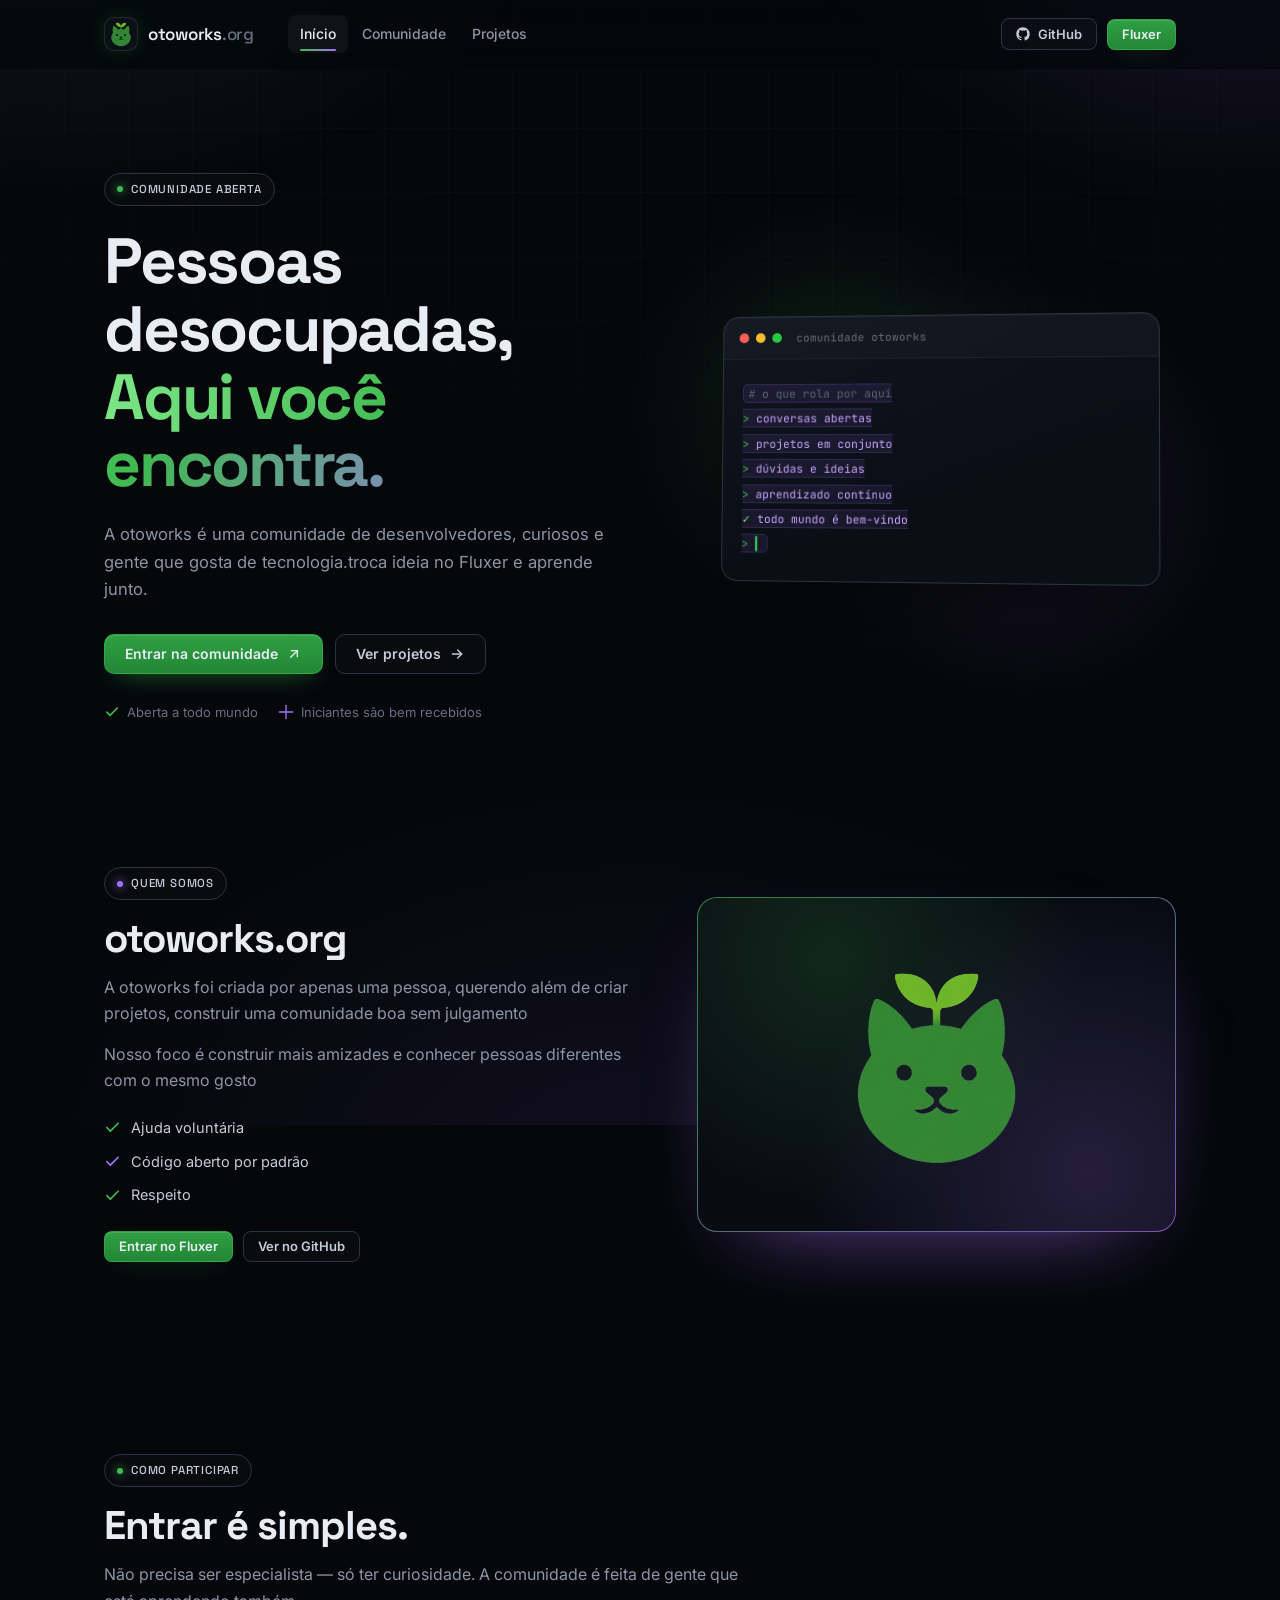
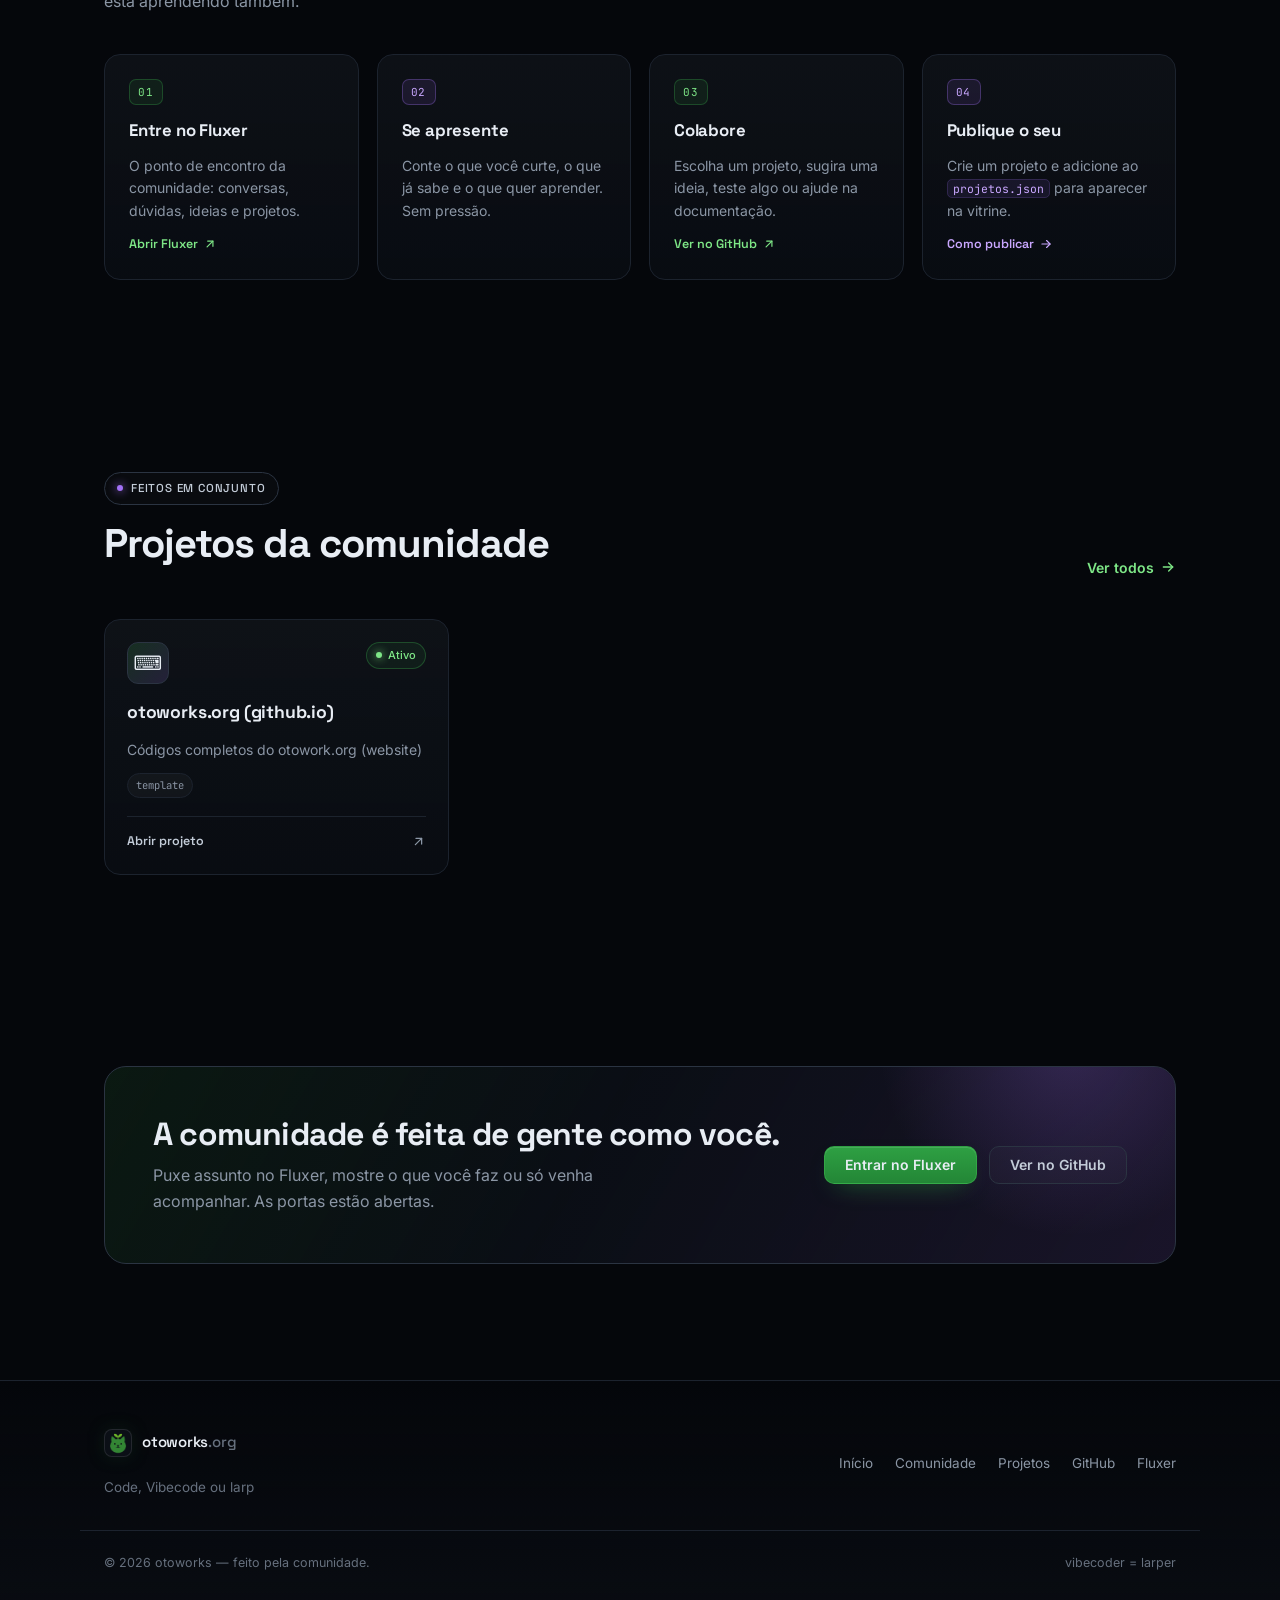
<file: index.html>
<!DOCTYPE html>
<html lang="pt-BR">
<head>
  <meta charset="UTF-8">
  <meta name="viewport" content="width=device-width, initial-scale=1.0">
  <title>otoworks — comunidade open source</title>
  <meta name="description" content="otoworks é uma comunidade pequena de desenvolvimento que busca ajudar pessoas com dúvidas ou simplesmente só querem conversar">
  <meta name="theme-color" content="#05070b">
  <meta name="color-scheme" content="dark">
  <meta name="author" content="otoworks">
  <meta property="og:title" content="otoworks — comunidade">
  <meta property="og:description" content="Desenvolvimento, dicas e conversas">
  <meta property="og:type" content="website">
  <meta property="og:url" content="https://otoworks.org/">
  <meta property="og:image" content="https://otoworks.org/assets/otoworks2.png">
  <meta name="twitter:card" content="summary_large_image">
  <link rel="icon" type="image/png" href="assets/favicon.png">
  <link rel="preconnect" href="https://fonts.googleapis.com">
  <link rel="preconnect" href="https://fonts.gstatic.com" crossorigin>
  <link href="https://fonts.googleapis.com/css2?family=Inter:wght@400;500;600;700&family=Space+Grotesk:wght@500;600;700&family=JetBrains+Mono:wght@400;500&display=swap" rel="stylesheet">
  <link rel="stylesheet" href="css/style.css">
  <script>document.documentElement.classList.add('js');</script>
</head>
<body>
  <a class="skip-link" href="#conteudo">Pular para o conteúdo</a>

  <header class="site-header" data-header>
    <nav class="nav container" aria-label="Navegação principal">
      <a class="brand" href="index.html" aria-label="otoworks — início">
        <span class="brand__mark" aria-hidden="true"><img src="assets/favicon.png" alt=""></span>
        <span class="brand__name">otoworks<span class="brand__dot">.org</span></span>
      </a>

      <button class="nav__toggle" type="button" aria-label="Abrir menu" aria-expanded="false" aria-controls="nav-menu" data-nav-toggle>
        <span></span><span></span><span></span>
      </button>

      <div class="nav__menu" id="nav-menu" data-nav-menu>
        <ul class="nav__links">
          <li><a class="nav__link is-active" href="index.html">Início</a></li>
          <li><a class="nav__link" href="#comunidade">Comunidade</a></li>
          <li><a class="nav__link" href="projetos.html">Projetos</a></li>
        </ul>
        <div class="nav__actions">
          <a class="btn btn--ghost btn--sm" href="https://github.com/otoworks" target="_blank" rel="noopener noreferrer">
            <svg class="icon" viewBox="0 0 24 24" fill="currentColor" aria-hidden="true"><path d="M12 .5C5.73.5.5 5.73.5 12a11.5 11.5 0 0 0 7.86 10.92c.58.1.79-.25.79-.56v-2c-3.2.7-3.87-1.37-3.87-1.37-.53-1.34-1.29-1.7-1.29-1.7-1.05-.72.08-.7.08-.7 1.16.08 1.77 1.19 1.77 1.19 1.03 1.77 2.7 1.26 3.36.96.1-.75.4-1.26.73-1.55-2.55-.29-5.24-1.28-5.24-5.68 0-1.26.45-2.28 1.19-3.09-.12-.29-.52-1.46.11-3.05 0 0 .96-.31 3.15 1.18a10.9 10.9 0 0 1 5.74 0c2.19-1.49 3.15-1.18 3.15-1.18.63 1.59.23 2.76.11 3.05.74.81 1.19 1.83 1.19 3.09 0 4.41-2.69 5.38-5.25 5.67.41.36.78 1.06.78 2.14v3.17c0 .31.2.67.8.56A11.5 11.5 0 0 0 23.5 12C23.5 5.73 18.27.5 12 .5Z"/></svg>
            GitHub
          </a>
          <a class="btn btn--primary btn--sm" href="https://fluxer.app/" target="_blank" rel="noopener noreferrer">Fluxer</a>
        </div>
      </div>
    </nav>
  </header>

  <main id="conteudo">
    <!-- Hero -->
    <section class="hero">
      <div class="container hero__grid">
        <div class="hero__copy">
          <span class="eyebrow reveal"><span class="eyebrow__dot"></span>Comunidade aberta</span>
          <h1 class="hero__title reveal" style="--d:60ms">
            Pessoas desocupadas, <span class="grad-text">Aqui você encontra.</span>
          </h1>
          <p class="hero__lead reveal" style="--d:120ms">
            A otoworks é uma comunidade de desenvolvedores, curiosos e gente que gosta de
            tecnologia.troca ideia no
            Fluxer e aprende junto.
          </p>
          <div class="hero__actions reveal" style="--d:180ms">
            <a class="btn btn--primary" href="https://fluxer.app/" target="_blank" rel="noopener noreferrer">
              Entrar na comunidade
              <svg class="icon" viewBox="0 0 24 24" fill="none" stroke="currentColor" stroke-width="2" stroke-linecap="round" stroke-linejoin="round" aria-hidden="true"><path d="M7 17 17 7"/><path d="M8 7h9v9"/></svg>
            </a>
            <a class="btn btn--ghost" href="projetos.html">
              Ver projetos
              <svg class="icon" viewBox="0 0 24 24" fill="none" stroke="currentColor" stroke-width="2" stroke-linecap="round" stroke-linejoin="round" aria-hidden="true"><path d="M5 12h14"/><path d="m13 6 6 6-6 6"/></svg>
            </a>
          </div>
          <div class="hero__meta reveal" style="--d:240ms">
            <span>
              <svg class="icon icon--green" viewBox="0 0 24 24" fill="none" stroke="currentColor" stroke-width="2.4" stroke-linecap="round" stroke-linejoin="round" aria-hidden="true"><path d="m20 6-11 11-5-5"/></svg>
              Aberta a todo mundo
            </span>
            <span>
              <svg class="icon icon--purple" viewBox="0 0 24 24" fill="none" stroke="currentColor" stroke-width="2" stroke-linecap="round" stroke-linejoin="round" aria-hidden="true"><path d="M12 2v20"/><path d="M2 12h20"/></svg>
              Iniciantes são bem recebidos
            </span>
          </div>
        </div>

        <div class="hero__visual reveal" style="--d:120ms">
          <div class="glow glow--green" aria-hidden="true"></div>
          <div class="glow glow--purple" aria-hidden="true"></div>

          <div class="code-card">
            <div class="code-card__bar">
              <span class="dot dot--red" aria-hidden="true"></span>
              <span class="dot dot--yellow" aria-hidden="true"></span>
              <span class="dot dot--green" aria-hidden="true"></span>
              <span class="code-card__title">comunidade otoworks</span>
            </div>
            <pre class="code-card__body"><code><span class="c-comment"># o que rola por aqui</span>
<span class="c-prompt">&gt;</span> conversas abertas
<span class="c-prompt">&gt;</span> projetos em conjunto
<span class="c-prompt">&gt;</span> dúvidas e ideias
<span class="c-prompt">&gt;</span> aprendizado contínuo
<span class="c-ok">✓</span> todo mundo é bem-vindo
<span class="c-prompt">&gt;</span> <span class="c-cursor" aria-hidden="true">▍</span></code></pre>
          </div>
        </div>
      </div>
    </section>

    <!-- Comunidade -->
    <section class="section" id="comunidade">
      <div class="container about">
        <div class="about__copy reveal">
          <span class="eyebrow"><span class="eyebrow__dot eyebrow__dot--purple"></span>Quem somos</span>
          <h2 class="section__title">otoworks.org</h2>
          <p>
            A otoworks foi criada por apenas uma pessoa, querendo além de criar projetos, construir uma comunidade boa sem julgamento
          </p>
          <p>
            Nosso foco é construir mais amizades e conhecer pessoas diferentes com o mesmo gosto
          </p>
          <ul class="check-list">
            <li>
              <svg class="icon icon--green" viewBox="0 0 24 24" fill="none" stroke="currentColor" stroke-width="2.4" stroke-linecap="round" stroke-linejoin="round" aria-hidden="true"><path d="m20 6-11 11-5-5"/></svg>
              Ajuda voluntária
            </li>
            <li>
              <svg class="icon icon--purple" viewBox="0 0 24 24" fill="none" stroke="currentColor" stroke-width="2.4" stroke-linecap="round" stroke-linejoin="round" aria-hidden="true"><path d="m20 6-11 11-5-5"/></svg>
              Código aberto por padrão
            </li>
            <li>
              <svg class="icon icon--green" viewBox="0 0 24 24" fill="none" stroke="currentColor" stroke-width="2.4" stroke-linecap="round" stroke-linejoin="round" aria-hidden="true"><path d="m20 6-11 11-5-5"/></svg>
              Respeito
            </li>
          </ul>
          <div class="about__actions">
            <a class="btn btn--primary btn--sm" href="https://fluxer.app/" target="_blank" rel="noopener noreferrer">Entrar no Fluxer</a>
            <a class="btn btn--ghost btn--sm" href="https://github.com/otoworks" target="_blank" rel="noopener noreferrer">Ver no GitHub</a>
          </div>
        </div>

        <div class="about__visual reveal" style="--d:100ms">
          <div class="logo-frame">
            <img src="assets/favicon.png" alt="Ícone da comunidade otoworks" loading="lazy">
          </div>
        </div>
      </div>
    </section>

    <!-- Como participar -->
    <section class="section section--steps" id="participe">
      <div class="container">
        <div class="section__head reveal">
          <span class="eyebrow"><span class="eyebrow__dot"></span>Como participar</span>
          <h2 class="section__title">Entrar é simples.</h2>
          <p class="section__lead">Não precisa ser especialista — só ter curiosidade. A comunidade é feita de gente que está aprendendo também.</p>
        </div>

        <div class="steps-grid">
          <article class="step-card reveal">
            <span class="step-card__num">01</span>
            <h3>Entre no Fluxer</h3>
            <p>O ponto de encontro da comunidade: conversas, dúvidas, ideias e projetos.</p>
            <a class="step-card__link" href="https://fluxer.app/" target="_blank" rel="noopener noreferrer">
              Abrir Fluxer
              <svg class="icon" viewBox="0 0 24 24" fill="none" stroke="currentColor" stroke-width="2" stroke-linecap="round" stroke-linejoin="round" aria-hidden="true"><path d="M7 17 17 7"/><path d="M8 7h9v9"/></svg>
            </a>
          </article>

          <article class="step-card reveal" style="--d:80ms">
            <span class="step-card__num">02</span>
            <h3>Se apresente</h3>
            <p>Conte o que você curte, o que já sabe e o que quer aprender. Sem pressão.</p>
          </article>

          <article class="step-card reveal" style="--d:160ms">
            <span class="step-card__num">03</span>
            <h3>Colabore</h3>
            <p>Escolha um projeto, sugira uma ideia, teste algo ou ajude na documentação.</p>
            <a class="step-card__link" href="https://github.com/otoworks" target="_blank" rel="noopener noreferrer">
              Ver no GitHub
              <svg class="icon" viewBox="0 0 24 24" fill="none" stroke="currentColor" stroke-width="2" stroke-linecap="round" stroke-linejoin="round" aria-hidden="true"><path d="M7 17 17 7"/><path d="M8 7h9v9"/></svg>
            </a>
          </article>

          <article class="step-card reveal" style="--d:240ms">
            <span class="step-card__num">04</span>
            <h3>Publique o seu</h3>
            <p>Crie um projeto e adicione ao <code>projetos.json</code> para aparecer na vitrine.</p>
            <a class="step-card__link" href="projetos.html">
              Como publicar
              <svg class="icon" viewBox="0 0 24 24" fill="none" stroke="currentColor" stroke-width="2" stroke-linecap="round" stroke-linejoin="round" aria-hidden="true"><path d="M5 12h14"/><path d="m13 6 6 6-6 6"/></svg>
            </a>
          </article>
        </div>

        
      </div>
    </section>

    <!-- Projetos em destaque -->
    <section class="section section--projects" id="projetos">
      <div class="container">
        <div class="section__head section__head--row reveal">
          <div>
            <span class="eyebrow"><span class="eyebrow__dot eyebrow__dot--purple"></span>Feitos em conjunto</span>
            <h2 class="section__title">Projetos da comunidade</h2>
          </div>
          <a class="link-arrow" href="projetos.html">
            Ver todos
            <svg class="icon" viewBox="0 0 24 24" fill="none" stroke="currentColor" stroke-width="2" stroke-linecap="round" stroke-linejoin="round" aria-hidden="true"><path d="M5 12h14"/><path d="m13 6 6 6-6 6"/></svg>
          </a>
        </div>

        <div class="projects-grid" data-featured-grid aria-live="polite">
          <div class="skeleton-card" aria-hidden="true"></div>
          <div class="skeleton-card" aria-hidden="true"></div>
          <div class="skeleton-card" aria-hidden="true"></div>
        </div>
        <noscript>
          <p class="muted-note">Ative o JavaScript para ver os projetos em destaque ou acesse <a href="projetos.html">a página de projetos</a>.</p>
        </noscript>
        <p class="muted-note" data-featured-fallback hidden>
          Não foi possível carregar <code>projetos.json</code> agora.
          <a href="projetos.html">Abra a página de projetos</a>.
        </p>
      </div>
    </section>

    <!-- CTA -->
    <section class="section">
      <div class="container">
        <div class="cta reveal">
          <div class="cta__copy">
            <h2>A comunidade é feita de gente como você.</h2>
            <p>Puxe assunto no Fluxer, mostre o que você faz ou só venha acompanhar. As portas estão abertas.</p>
          </div>
          <div class="cta__actions">
            <a class="btn btn--primary" href="https://fluxer.app/" target="_blank" rel="noopener noreferrer">Entrar no Fluxer</a>
            <a class="btn btn--ghost" href="https://github.com/otoworks" target="_blank" rel="noopener noreferrer">Ver no GitHub</a>
          </div>
        </div>
      </div>
    </section>
  </main>

  <footer class="site-footer">
    <div class="container footer__inner">
      <div class="footer__brand">
        <a class="brand brand--sm" href="index.html">
          <span class="brand__mark" aria-hidden="true"><img src="assets/favicon.png" alt=""></span>
          <span class="brand__name">otoworks<span class="brand__dot">.org</span></span>
        </a>
        <p>Code, Vibecode ou larp</p>
      </div>
      <nav class="footer__links" aria-label="Links do rodapé">
        <a href="index.html">Início</a>
        <a href="index.html#comunidade">Comunidade</a>
        <a href="projetos.html">Projetos</a>
        <a href="https://github.com/otoworks" target="_blank" rel="noopener noreferrer">GitHub</a>
        <a href="https://fluxer.app/" target="_blank" rel="noopener noreferrer">Fluxer</a>
      </nav>
    </div>
    <div class="container footer__bottom">
      <span>© <span data-year>2026</span> otoworks — feito pela comunidade.</span>
      <span class="footer__hint">vibecoder = larper</span>
    </div>
  </footer>

  <script src="js/cards.js" defer></script>
  <script src="js/main.js" defer></script>
</body>
</html>
</file>
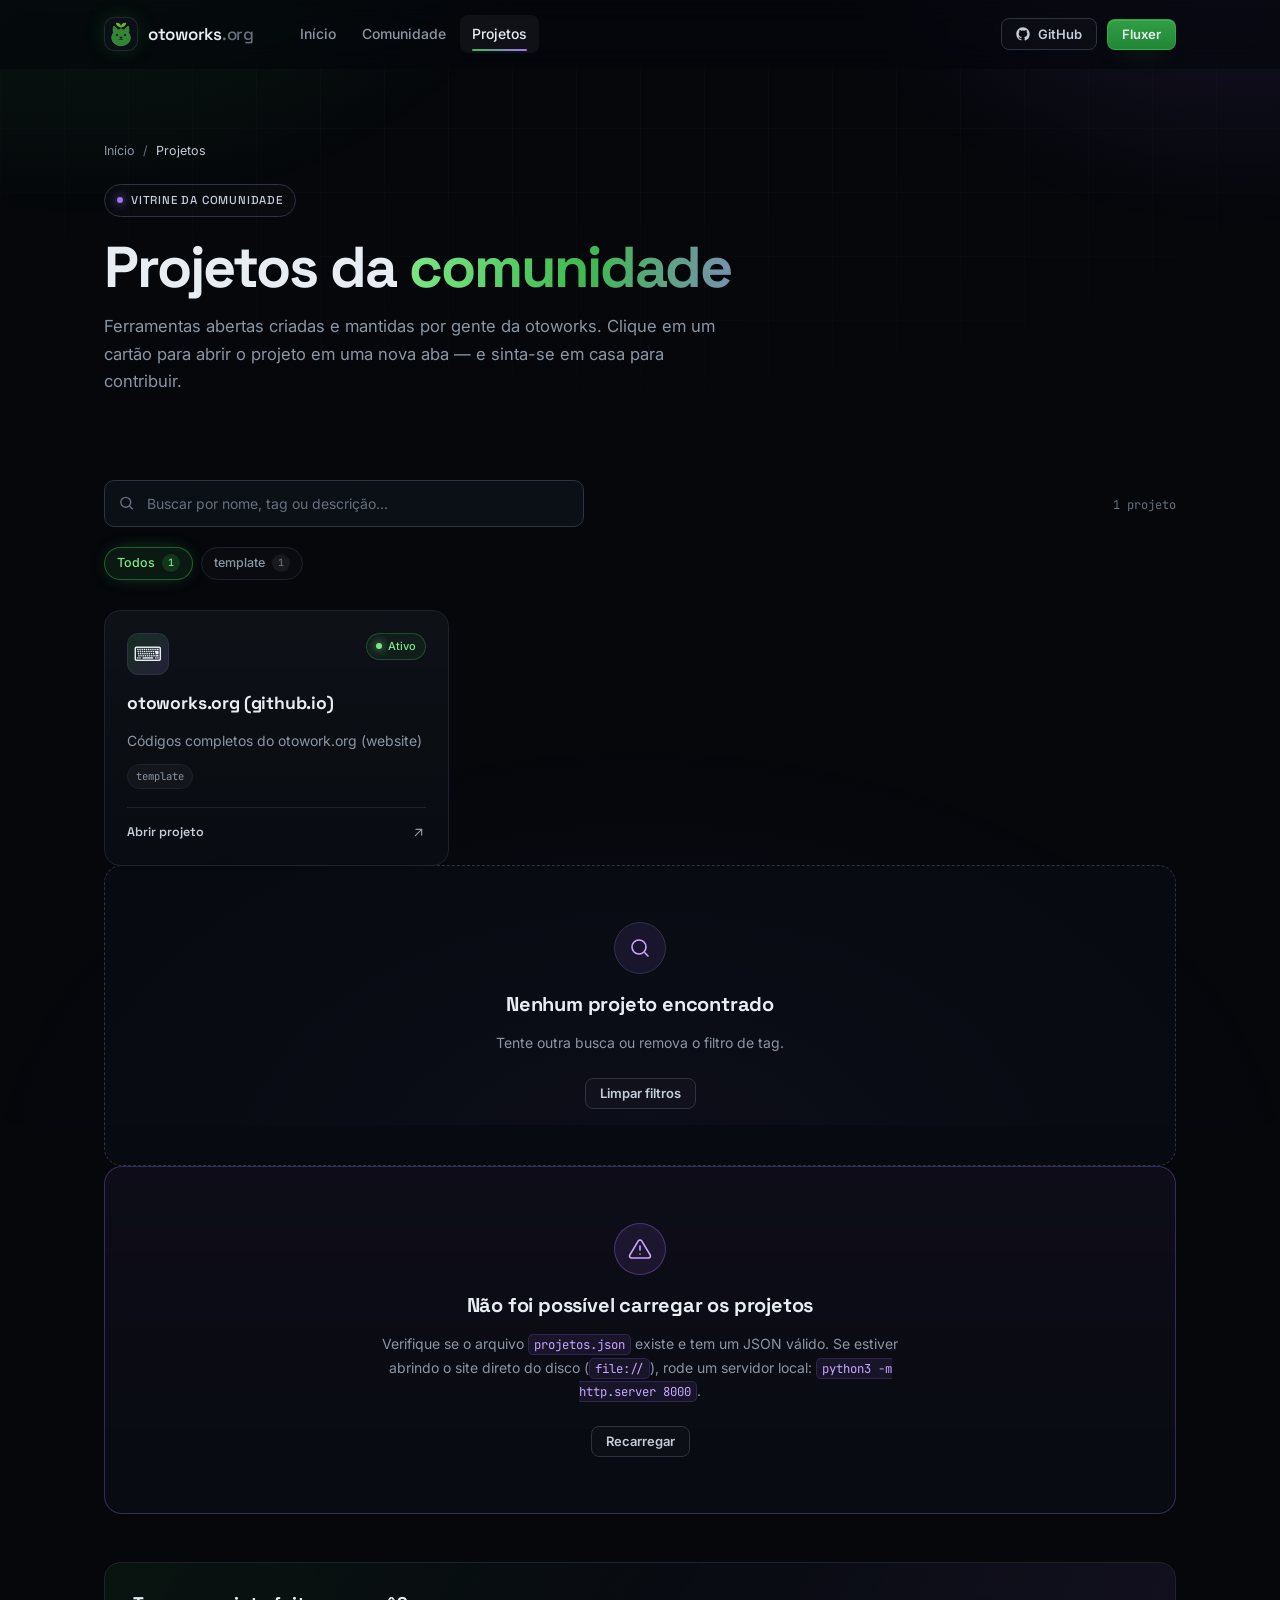
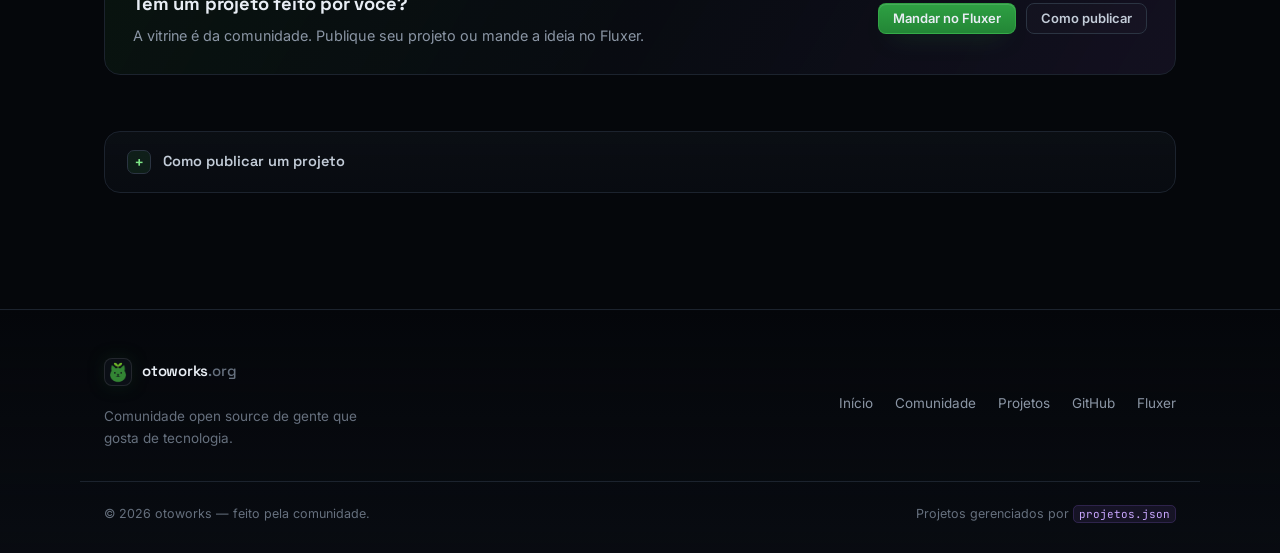
<file: projetos.html>
<!DOCTYPE html>
<html lang="pt-BR">
<head>
  <meta charset="UTF-8">
  <meta name="viewport" content="width=device-width, initial-scale=1.0">
  <title>Projetos da comunidade — otoworks</title>
  <meta name="description" content="Projetos abertos mantidos pela comunidade otoworks: ferramentas de automação, utilitários e experimentos feitos em conjunto.">
  <meta name="theme-color" content="#05070b">
  <meta name="color-scheme" content="dark">
  <meta name="author" content="otoworks">
  <meta property="og:title" content="Projetos da comunidade — otoworks">
  <meta property="og:description" content="Ferramentas de automação, utilitários e experimentos open source feitos pela comunidade otoworks.">
  <meta property="og:type" content="website">
  <meta property="og:url" content="https://otoworks.org/projetos.html">
  <meta property="og:image" content="https://otoworks.org/assets/otoworks2.png">
  <meta name="twitter:card" content="summary_large_image">
  <link rel="icon" type="image/png" href="assets/favicon.png">
  <link rel="preconnect" href="https://fonts.googleapis.com">
  <link rel="preconnect" href="https://fonts.gstatic.com" crossorigin>
  <link href="https://fonts.googleapis.com/css2?family=Inter:wght@400;500;600;700&family=Space+Grotesk:wght@500;600;700&family=JetBrains+Mono:wght@400;500&display=swap" rel="stylesheet">
  <link rel="stylesheet" href="css/style.css">
  <link rel="stylesheet" href="css/projects.css">
  <script>document.documentElement.classList.add('js');</script>
</head>
<body>
  <a class="skip-link" href="#conteudo">Pular para o conteúdo</a>

  <header class="site-header" data-header>
    <nav class="nav container" aria-label="Navegação principal">
      <a class="brand" href="index.html" aria-label="otoworks — início">
        <span class="brand__mark" aria-hidden="true"><img src="assets/favicon.png" alt=""></span>
        <span class="brand__name">otoworks<span class="brand__dot">.org</span></span>
      </a>

      <button class="nav__toggle" type="button" aria-label="Abrir menu" aria-expanded="false" aria-controls="nav-menu" data-nav-toggle>
        <span></span><span></span><span></span>
      </button>

      <div class="nav__menu" id="nav-menu" data-nav-menu>
        <ul class="nav__links">
          <li><a class="nav__link" href="index.html">Início</a></li>
          <li><a class="nav__link" href="index.html#comunidade">Comunidade</a></li>
          <li><a class="nav__link is-active" href="projetos.html">Projetos</a></li>
        </ul>
        <div class="nav__actions">
          <a class="btn btn--ghost btn--sm" href="https://github.com/otoworks" target="_blank" rel="noopener noreferrer">
            <svg class="icon" viewBox="0 0 24 24" fill="currentColor" aria-hidden="true"><path d="M12 .5C5.73.5.5 5.73.5 12a11.5 11.5 0 0 0 7.86 10.92c.58.1.79-.25.79-.56v-2c-3.2.7-3.87-1.37-3.87-1.37-.53-1.34-1.29-1.7-1.29-1.7-1.05-.72.08-.7.08-.7 1.16.08 1.77 1.19 1.77 1.19 1.03 1.77 2.7 1.26 3.36.96.1-.75.4-1.26.73-1.55-2.55-.29-5.24-1.28-5.24-5.68 0-1.26.45-2.28 1.19-3.09-.12-.29-.52-1.46.11-3.05 0 0 .96-.31 3.15 1.18a10.9 10.9 0 0 1 5.74 0c2.19-1.49 3.15-1.18 3.15-1.18.63 1.59.23 2.76.11 3.05.74.81 1.19 1.83 1.19 3.09 0 4.41-2.69 5.38-5.25 5.67.41.36.78 1.06.78 2.14v3.17c0 .31.2.67.8.56A11.5 11.5 0 0 0 23.5 12C23.5 5.73 18.27.5 12 .5Z"/></svg>
            GitHub
          </a>
          <a class="btn btn--primary btn--sm" href="https://fluxer.gg/zwSr0ZCw" target="_blank" rel="noopener noreferrer">Fluxer</a>
        </div>
      </div>
    </nav>
  </header>

  <main id="conteudo">
    <section class="page-hero">
      <div class="container">
        <nav class="breadcrumb reveal" aria-label="Trilha de navegação">
          <a href="index.html">Início</a>
          <span aria-hidden="true">/</span>
          <span aria-current="page">Projetos</span>
        </nav>
        <span class="eyebrow reveal" style="--d:40ms"><span class="eyebrow__dot eyebrow__dot--purple"></span>Vitrine da comunidade</span>
        <h1 class="page-title reveal" style="--d:80ms">Projetos da <span class="grad-text">comunidade</span></h1>
        <p class="page-lead reveal" style="--d:120ms">
          Ferramentas abertas criadas e mantidas por gente da otoworks. Clique em um cartão
          para abrir o projeto em uma nova aba — e sinta-se em casa para contribuir.
        </p>
      </div>
    </section>

    <section class="section section--tight">
      <div class="container">
        <div class="projects-toolbar reveal" style="--d:160ms">
          <div class="search">
            <svg class="icon search__icon" viewBox="0 0 24 24" fill="none" stroke="currentColor" stroke-width="2" stroke-linecap="round" stroke-linejoin="round" aria-hidden="true"><circle cx="11" cy="11" r="7"/><path d="m20 20-3.2-3.2"/></svg>
            <input type="search" class="search__input" id="project-search" placeholder="Buscar por nome, tag ou descrição..." autocomplete="off" aria-label="Buscar projetos" data-search>
          </div>
          <div class="toolbar__right">
            <span class="result-count" data-result-count aria-live="polite">Carregando…</span>
          </div>
        </div>

        <div class="chips" data-chips role="group" aria-label="Filtrar por tag"></div>

        <div class="projects-grid projects-grid--page" data-projects-grid aria-live="polite">
          <div class="skeleton-card" aria-hidden="true"></div>
          <div class="skeleton-card" aria-hidden="true"></div>
          <div class="skeleton-card" aria-hidden="true"></div>
          <div class="skeleton-card" aria-hidden="true"></div>
          <div class="skeleton-card" aria-hidden="true"></div>
          <div class="skeleton-card" aria-hidden="true"></div>
        </div>

        <div class="state-box" data-empty hidden>
          <span class="state-box__icon" aria-hidden="true">
            <svg viewBox="0 0 24 24" fill="none" stroke="currentColor" stroke-width="1.6" stroke-linecap="round" stroke-linejoin="round"><circle cx="11" cy="11" r="7"/><path d="m20 20-3.2-3.2"/></svg>
          </span>
          <h2>Nenhum projeto encontrado</h2>
          <p>Tente outra busca ou remova o filtro de tag.</p>
          <button class="btn btn--ghost btn--sm" type="button" data-clear>Limpar filtros</button>
        </div>

        <div class="state-box state-box--error" data-error hidden>
          <span class="state-box__icon" aria-hidden="true">
            <svg viewBox="0 0 24 24" fill="none" stroke="currentColor" stroke-width="1.6" stroke-linecap="round" stroke-linejoin="round"><path d="M12 9v4"/><path d="M12 17h.01"/><path d="M10.3 3.9 1.8 18a2 2 0 0 0 1.7 3h17a2 2 0 0 0 1.7-3L13.7 3.9a2 2 0 0 0-3.4 0Z"/></svg>
          </span>
          <h2>Não foi possível carregar os projetos</h2>
          <p>
            Verifique se o arquivo <code>projetos.json</code> existe e tem um JSON válido.
            Se estiver abrindo o site direto do disco (<code>file://</code>), rode um servidor local:
            <code>python3 -m http.server 8000</code>.
          </p>
          <button class="btn btn--ghost btn--sm" type="button" data-retry>Recarregar</button>
        </div>

        <div class="publish-banner reveal">
          <div>
            <h2>Tem um projeto feito por você?</h2>
            <p>A vitrine é da comunidade. Publique seu projeto ou mande a ideia no Fluxer.</p>
          </div>
          <div class="publish-banner__actions">
            <a class="btn btn--primary btn--sm" href="https://fluxer.gg/zwSr0ZCw" target="_blank" rel="noopener noreferrer">Mandar no Fluxer</a>
            <a class="btn btn--ghost btn--sm" href="#publicar">Como publicar</a>
          </div>
        </div>

        <details class="how-to" id="publicar">
          <summary>
            <span class="how-to__icon" aria-hidden="true">+</span>
            Como publicar um projeto
          </summary>
          <div class="how-to__body">
            <p>Todo mundo pode publicar. Edite o arquivo <code>projetos.json</code> na raiz do site, adicione um objeto ao array <code>projects</code> e abra um pull request no GitHub:</p>
            <pre><code>{
  "title": "Meu projeto",
  "description": "Uma frase curta explicando o que ele faz.",
  "url": "https://exemplo.com",
  "tags": ["python", "automação"],
  "status": "ativo",
  "featured": true,
  "accent": "purple",
  "icon": "🚀"
}</code></pre>
            <ul>
              <li><code>status</code>: <code>ativo</code>, <code>em breve</code> ou <code>arquivado</code>.</li>
              <li><code>accent</code>: <code>green</code> ou <code>purple</code>.</li>
              <li><code>featured</code>: <code>true</code> para aparecer também na página inicial.</li>
              <li><code>icon</code>: um emoji ou o caminho de uma imagem (ex.: <code>assets/meu-icone.png</code>).</li>
            </ul>
          </div>
        </details>
      </div>
    </section>
  </main>

  <footer class="site-footer">
    <div class="container footer__inner">
      <div class="footer__brand">
        <a class="brand brand--sm" href="index.html">
          <span class="brand__mark" aria-hidden="true"><img src="assets/favicon.png" alt=""></span>
          <span class="brand__name">otoworks<span class="brand__dot">.org</span></span>
        </a>
        <p>Comunidade open source de gente que gosta de tecnologia.</p>
      </div>
      <nav class="footer__links" aria-label="Links do rodapé">
        <a href="index.html">Início</a>
        <a href="index.html#comunidade">Comunidade</a>
        <a href="projetos.html">Projetos</a>
        <a href="https://github.com/otoworks" target="_blank" rel="noopener noreferrer">GitHub</a>
        <a href="https://fluxer.gg/zwSr0ZCw" target="_blank" rel="noopener noreferrer">Fluxer</a>
      </nav>
    </div>
    <div class="container footer__bottom">
      <span>© <span data-year>2026</span> otoworks — feito pela comunidade.</span>
      <span class="footer__hint">Projetos gerenciados por <code>projetos.json</code></span>
    </div>
  </footer>

  <script src="js/cards.js" defer></script>
  <script src="js/projects.js" defer></script>
  <script src="js/main.js" defer></script>
</body>
</html>
</file>
<file: css/style.css>
/* ==========================================================================
   otoworks — design system
   Paleta: preto, verde e roxo · inspiração na elegância do GitHub
   ========================================================================== */

:root {
  --bg: #05070b;
  --surface: #0b0f16;
  --surface-2: #11161f;
  --surface-3: #161c27;
  --border: #1c232e;
  --border-strong: #2b3442;

  --text: #e8edf4;
  --text-soft: #c3ccd8;
  --muted: #8b96a5;
  --muted-2: #66707e;

  --green: #3fb950;
  --green-bright: #7ee787;
  --green-dark: #238636;
  --purple: #a371f7;
  --purple-bright: #c9a7ff;
  --purple-dark: #8957e5;

  --radius-sm: 8px;
  --radius: 14px;
  --radius-lg: 20px;

  --font-body: 'Inter', system-ui, -apple-system, 'Segoe UI', sans-serif;
  --font-display: 'Space Grotesk', 'Inter', system-ui, sans-serif;
  --font-mono: 'JetBrains Mono', ui-monospace, 'SFMono-Regular', monospace;

  --container: 1120px;
  --header-h: 68px;
  --ease: cubic-bezier(.2, .7, .3, 1);
}

*,
*::before,
*::after {
  box-sizing: border-box;
}

html {
  scroll-behavior: smooth;
  scroll-padding-top: calc(var(--header-h) + 24px);
}

body {
  margin: 0;
  min-height: 100vh;
  background: var(--bg);
  color: var(--text);
  font-family: var(--font-body);
  font-size: 16px;
  line-height: 1.65;
  overflow-x: hidden;
  -webkit-font-smoothing: antialiased;
  text-rendering: optimizeLegibility;
}

/* aurora de fundo */
body::before {
  content: '';
  position: fixed;
  inset: -25% -15%;
  z-index: 0;
  pointer-events: none;
  background:
    radial-gradient(42% 38% at 16% 6%, rgba(63, 185, 80, .14), transparent 70%),
    radial-gradient(40% 42% at 86% 4%, rgba(163, 113, 247, .16), transparent 70%),
    radial-gradient(55% 45% at 50% 104%, rgba(163, 113, 247, .08), transparent 72%);
  animation: aurora 24s ease-in-out infinite alternate;
}

/* grade sutil */
body::after {
  content: '';
  position: fixed;
  inset: 0;
  z-index: 0;
  pointer-events: none;
  background-image:
    linear-gradient(rgba(255, 255, 255, .028) 1px, transparent 1px),
    linear-gradient(90deg, rgba(255, 255, 255, .028) 1px, transparent 1px);
  background-size: 64px 64px;
  -webkit-mask-image: radial-gradient(ellipse 85% 62% at 50% 0%, #000 35%, transparent 100%);
  mask-image: radial-gradient(ellipse 85% 62% at 50% 0%, #000 35%, transparent 100%);
  opacity: .8;
}

img {
  max-width: 100%;
}

a {
  color: inherit;
}

::selection {
  background: rgba(163, 113, 247, .35);
  color: #fff;
}

:focus-visible {
  outline: 2px solid var(--green);
  outline-offset: 3px;
  border-radius: 6px;
}

::-webkit-scrollbar {
  width: 12px;
  height: 12px;
}

::-webkit-scrollbar-track {
  background: var(--bg);
}

::-webkit-scrollbar-thumb {
  background: #232c39;
  border: 3px solid var(--bg);
  border-radius: 8px;
}

::-webkit-scrollbar-thumb:hover {
  background: #33404f;
}

/* camadas acima do fundo */
.site-header,
main,
.site-footer {
  position: relative;
  z-index: 1;
}

.site-header {
  position: sticky;
  top: 0;
  z-index: 50;
  background: rgba(5, 7, 11, .68);
  border-bottom: 1px solid transparent;
  -webkit-backdrop-filter: blur(14px) saturate(140%);
  backdrop-filter: blur(14px) saturate(140%);
  transition: background .3s ease, border-color .3s ease, box-shadow .3s ease;
}

.site-header.is-scrolled {
  background: rgba(5, 7, 11, .9);
  border-bottom-color: var(--border);
  box-shadow: 0 12px 40px -28px #000;
}

.container {
  width: 100%;
  max-width: var(--container);
  margin-inline: auto;
  padding-inline: 24px;
}

/* --------------------------------------------------------------------------
   Navegação
   -------------------------------------------------------------------------- */

.nav {
  position: relative;
  display: flex;
  align-items: center;
  gap: 28px;
  height: var(--header-h);
}

.brand {
  display: inline-flex;
  align-items: center;
  gap: 10px;
  text-decoration: none;
  color: var(--text);
  flex: none;
}

.brand__mark {
  display: block;
  width: 34px;
  height: 34px;
  border-radius: 10px;
  border: 1px solid rgba(255, 255, 255, .1);
  background: var(--surface);
  object-fit: contain;
  box-shadow: 0 0 22px -8px rgba(63, 185, 80, .55);
  transition: transform .4s var(--ease), box-shadow .4s var(--ease), border-color .4s ease;
}

.brand:hover .brand__mark {
  transform: rotate(-6deg) scale(1.06);
  border-color: rgba(163, 113, 247, .45);
  box-shadow: 0 0 26px -6px rgba(163, 113, 247, .6);
}

.brand__mark img {
  display: block;
  width: 100%;
  height: 100%;
  border-radius: inherit;
  object-fit: contain;
}

.brand__name {
  font-family: var(--font-display);
  font-size: 17px;
  font-weight: 600;
  letter-spacing: -.015em;
}

.brand__dot {
  color: var(--muted-2);
  font-weight: 500;
}

.brand--sm .brand__mark {
  width: 28px;
  height: 28px;
  border-radius: 8px;
}

.brand--sm .brand__name {
  font-size: 15px;
}

.nav__menu {
  display: flex;
  align-items: center;
  flex: 1;
  gap: 20px;
}

.nav__links {
  display: flex;
  align-items: center;
  gap: 2px;
  margin: 0 0 0 6px;
  padding: 0;
  list-style: none;
}

.nav__link {
  position: relative;
  display: inline-block;
  padding: 7px 12px;
  border-radius: 8px;
  color: var(--muted);
  font-size: 14px;
  font-weight: 500;
  text-decoration: none;
  transition: color .2s ease, background .2s ease;
}

.nav__link:hover {
  color: var(--text);
  background: rgba(255, 255, 255, .04);
}

.nav__link.is-active {
  color: var(--text);
  background: rgba(255, 255, 255, .045);
}

.nav__link.is-active::after {
  content: '';
  position: absolute;
  left: 12px;
  right: 12px;
  bottom: 2px;
  height: 2px;
  border-radius: 2px;
  background: linear-gradient(90deg, var(--green), var(--purple));
}

.nav__actions {
  display: flex;
  align-items: center;
  gap: 10px;
  margin-left: auto;
}

.nav__toggle {
  display: none;
  flex-direction: column;
  justify-content: center;
  gap: 5px;
  width: 40px;
  height: 40px;
  margin-left: auto;
  padding: 0 10px;
  border: 1px solid var(--border-strong);
  border-radius: 9px;
  background: rgba(255, 255, 255, .02);
  cursor: pointer;
}

.nav__toggle span {
  display: block;
  height: 2px;
  width: 100%;
  border-radius: 2px;
  background: var(--text-soft);
  transition: transform .3s var(--ease), opacity .2s ease;
}

.nav__toggle.is-active span:nth-child(1) {
  transform: translateY(7px) rotate(45deg);
}

.nav__toggle.is-active span:nth-child(2) {
  opacity: 0;
}

.nav__toggle.is-active span:nth-child(3) {
  transform: translateY(-7px) rotate(-45deg);
}

/* --------------------------------------------------------------------------
   Botões e links
   -------------------------------------------------------------------------- */

.btn {
  position: relative;
  display: inline-flex;
  align-items: center;
  justify-content: center;
  gap: 8px;
  padding: 11px 20px;
  border: 1px solid transparent;
  border-radius: 10px;
  color: var(--text);
  font-family: var(--font-body);
  font-size: 14px;
  font-weight: 600;
  line-height: 1;
  text-decoration: none;
  white-space: nowrap;
  cursor: pointer;
  overflow: hidden;
  transition: transform .25s var(--ease), background .25s ease,
    border-color .25s ease, box-shadow .3s ease, color .25s ease;
}

.btn .icon {
  width: 16px;
  height: 16px;
}

.btn--primary {
  background: linear-gradient(180deg, #2ea043, var(--green-dark));
  border-color: rgba(63, 185, 80, .5);
  box-shadow: inset 0 1px 0 rgba(255, 255, 255, .12), 0 10px 26px -14px rgba(46, 160, 67, .95);
}

.btn--primary::before {
  content: '';
  position: absolute;
  top: 0;
  left: -70%;
  width: 45%;
  height: 100%;
  background: linear-gradient(90deg, transparent, rgba(255, 255, 255, .28), transparent);
  transform: skewX(-20deg);
  transition: left .65s var(--ease);
}

.btn--primary:hover {
  background: linear-gradient(180deg, #3fb950, #2ea043);
  transform: translateY(-1px);
  box-shadow: inset 0 1px 0 rgba(255, 255, 255, .15), 0 0 28px -6px rgba(63, 185, 80, .6);
}

.btn--primary:hover::before {
  left: 125%;
}

.btn--primary:active {
  transform: translateY(0);
}

.btn--ghost {
  background: rgba(255, 255, 255, .02);
  border-color: var(--border-strong);
  color: var(--text-soft);
}

.btn--ghost:hover {
  color: #fff;
  border-color: rgba(163, 113, 247, .55);
  background: rgba(163, 113, 247, .09);
  transform: translateY(-1px);
  box-shadow: 0 0 26px -12px rgba(163, 113, 247, .8);
}

.btn--sm {
  padding: 8px 14px;
  font-size: 13px;
  border-radius: 8px;
}

.btn--sm .icon {
  width: 14px;
  height: 14px;
}

.link-arrow {
  display: inline-flex;
  align-items: center;
  gap: 6px;
  color: var(--green-bright);
  font-size: 14px;
  font-weight: 600;
  text-decoration: none;
  white-space: nowrap;
  transition: color .2s ease;
}

.link-arrow .icon {
  width: 16px;
  height: 16px;
  transition: transform .3s var(--ease);
}

.link-arrow:hover {
  color: var(--purple-bright);
}

.link-arrow:hover .icon {
  transform: translateX(3px);
}

.icon {
  width: 16px;
  height: 16px;
  flex: none;
}

.icon--green {
  color: var(--green);
}

.icon--purple {
  color: var(--purple);
}

code {
  padding: 1px 5px;
  border: 1px solid rgba(163, 113, 247, .18);
  border-radius: 5px;
  background: rgba(163, 113, 247, .09);
  color: var(--purple-bright);
  font-family: var(--font-mono);
  font-size: .88em;
}

.skip-link {
  position: fixed;
  top: -100px;
  left: 16px;
  z-index: 100;
  padding: 10px 16px;
  border-radius: 8px;
  background: var(--green);
  color: #04120a;
  font-weight: 700;
  text-decoration: none;
  transition: top .2s ease;
}

.skip-link:focus {
  top: 12px;
}

/* --------------------------------------------------------------------------
   Eyebrow / títulos de seção
   -------------------------------------------------------------------------- */

.eyebrow {
  display: inline-flex;
  align-items: center;
  gap: 8px;
  padding: 6px 12px;
  border: 1px solid var(--border-strong);
  border-radius: 999px;
  background: rgba(255, 255, 255, .02);
  color: var(--text-soft);
  font-family: var(--font-display);
  font-size: 11.5px;
  font-weight: 500;
  letter-spacing: .07em;
  text-transform: uppercase;
}

.eyebrow__dot {
  width: 6px;
  height: 6px;
  border-radius: 50%;
  background: var(--green);
  box-shadow: 0 0 10px var(--green);
  animation: pulse 2.4s ease-in-out infinite;
}

.eyebrow__dot--purple {
  background: var(--purple);
  box-shadow: 0 0 10px var(--purple);
}

.grad-text {
  background: linear-gradient(100deg, var(--green-bright) 0%, var(--green) 28%, var(--purple) 68%, var(--purple-bright) 100%);
  background-size: 200% auto;
  -webkit-background-clip: text;
  background-clip: text;
  color: transparent;
  animation: gradientShift 9s linear infinite;
}

/* --------------------------------------------------------------------------
   Hero
   -------------------------------------------------------------------------- */

.hero {
  padding: clamp(56px, 9vw, 104px) 0 clamp(28px, 4vw, 48px);
}

.hero__grid {
  display: grid;
  grid-template-columns: 1.05fr .95fr;
  gap: clamp(32px, 5vw, 64px);
  align-items: center;
}

.hero__title {
  margin: 22px 0;
  font-family: var(--font-display);
  font-size: clamp(2.45rem, 5.4vw, 4rem);
  font-weight: 700;
  line-height: 1.06;
  letter-spacing: -.035em;
}

.hero__lead {
  max-width: 34rem;
  margin: 0 0 30px;
  color: var(--muted);
  font-size: clamp(1rem, 1.3vw, 1.08rem);
}

.hero__actions {
  display: flex;
  flex-wrap: wrap;
  gap: 12px;
  margin-bottom: 28px;
}

.hero__meta {
  display: flex;
  flex-wrap: wrap;
  gap: 20px;
  color: var(--muted-2);
  font-size: 13px;
}

.hero__meta span {
  display: inline-flex;
  align-items: center;
  gap: 7px;
}

.hero__visual {
  position: relative;
  display: flex;
  align-items: center;
  justify-content: center;
  min-height: 330px;
  perspective: 1200px;
}

.glow {
  position: absolute;
  width: 340px;
  height: 340px;
  border-radius: 50%;
  filter: blur(72px);
  opacity: .32;
  pointer-events: none;
}

.glow--green {
  top: -40px;
  left: -30px;
  background: radial-gradient(circle, rgba(63, 185, 80, .85), transparent 70%);
  animation: float 10s ease-in-out infinite;
}

.glow--purple {
  right: -20px;
  bottom: -50px;
  background: radial-gradient(circle, rgba(163, 113, 247, .9), transparent 70%);
  animation: float 12s ease-in-out infinite reverse;
}

.code-card {
  position: relative;
  width: 100%;
  max-width: 440px;
  overflow: hidden;
  border: 1px solid var(--border-strong);
  border-radius: 16px;
  background: linear-gradient(160deg, #10151e, #0a0e15 62%);
  box-shadow: 0 40px 90px -40px #000, inset 0 1px 0 rgba(255, 255, 255, .04);
  transform: rotateY(-6deg) rotateX(2deg);
  transition: transform .6s var(--ease), box-shadow .6s var(--ease);
  animation: floatSlow 9s ease-in-out infinite;
}

.hero__visual:hover .code-card {
  transform: rotateY(0deg) rotateX(0deg) translateY(-4px);
  box-shadow: 0 50px 100px -40px #000, 0 0 50px -20px rgba(163, 113, 247, .45);
}

.code-card__bar {
  display: flex;
  align-items: center;
  gap: 7px;
  padding: 12px 16px;
  border-bottom: 1px solid var(--border);
  background: rgba(255, 255, 255, .02);
}

.dot {
  width: 10px;
  height: 10px;
  border-radius: 50%;
  flex: none;
}

.dot--red {
  background: #ff5f57;
}

.dot--yellow {
  background: #febc2e;
}

.dot--green {
  background: #28c840;
}

.code-card__title {
  margin-left: 8px;
  color: var(--muted-2);
  font-family: var(--font-mono);
  font-size: 11px;
}

.code-card__body {
  margin: 0;
  padding: 22px 20px 24px;
  overflow-x: auto;
  color: var(--text-soft);
  font-family: var(--font-mono);
  font-size: 13px;
  line-height: 1.95;
}

.c-comment {
  color: #5b6675;
}

.c-prompt {
  color: var(--green);
}

.c-flag {
  color: var(--purple-bright);
}

.c-ok {
  color: var(--green-bright);
}

.c-cursor {
  display: inline-block;
  color: var(--green);
  animation: blink 1.1s steps(1) infinite;
}

/* --------------------------------------------------------------------------
   Seções
   -------------------------------------------------------------------------- */

.section {
  padding: clamp(56px, 8vw, 96px) 0;
}

.section--tight {
  padding-top: clamp(24px, 3vw, 40px);
}

.section__head {
  max-width: 640px;
  margin-bottom: 40px;
}

.section__head--row {
  display: flex;
  align-items: flex-end;
  justify-content: space-between;
  gap: 24px;
  max-width: none;
}

.section__title {
  margin: 16px 0 12px;
  font-family: var(--font-display);
  font-size: clamp(1.8rem, 3.2vw, 2.5rem);
  font-weight: 700;
  line-height: 1.15;
  letter-spacing: -.025em;
}

.section__lead {
  margin: 0;
  color: var(--muted);
}

.muted-note {
  margin: 22px 0 0;
  color: var(--muted-2);
  font-size: 13.5px;
}

.muted-note a {
  color: var(--purple-bright);
}

/* --------------------------------------------------------------------------
   Como participar
   -------------------------------------------------------------------------- */

.steps-grid {
  display: grid;
  grid-template-columns: repeat(4, minmax(0, 1fr));
  gap: 18px;
}

.step-card {
  position: relative;
  display: flex;
  flex-direction: column;
  gap: 10px;
  padding: 24px;
  overflow: hidden;
  border: 1px solid var(--border);
  border-radius: 16px;
  background: linear-gradient(180deg, rgba(22, 27, 34, .5), rgba(11, 15, 22, .65));
  transition: transform .35s var(--ease), border-color .35s ease, box-shadow .35s ease;
}

.step-card::before {
  content: '';
  position: absolute;
  inset: 0;
  background: radial-gradient(420px circle at var(--mx, 50%) var(--my, 0%), rgba(163, 113, 247, .13), transparent 62%);
  opacity: 0;
  transition: opacity .35s ease;
  pointer-events: none;
}

.step-card:hover {
  transform: translateY(-4px);
  border-color: var(--border-strong);
  box-shadow: 0 26px 55px -34px rgba(163, 113, 247, .55);
}

.step-card:hover::before {
  opacity: 1;
}

.step-card__num {
  display: inline-flex;
  align-items: center;
  justify-content: center;
  width: 34px;
  height: 26px;
  border: 1px solid rgba(63, 185, 80, .28);
  border-radius: 7px;
  background: rgba(63, 185, 80, .09);
  color: var(--green-bright);
  font-family: var(--font-mono);
  font-size: 11px;
  letter-spacing: .08em;
}

.step-card:nth-child(even) .step-card__num {
  border-color: rgba(163, 113, 247, .3);
  background: rgba(163, 113, 247, .1);
  color: var(--purple-bright);
}

.step-card h3 {
  margin: 2px 0 0;
  font-family: var(--font-display);
  font-size: 1.05rem;
  letter-spacing: -.01em;
}

.step-card p {
  flex: 1;
  margin: 0;
  color: var(--muted);
  font-size: 14px;
  line-height: 1.6;
}

.step-card code {
  font-size: .82em;
}

.step-card__link {
  display: inline-flex;
  align-items: center;
  gap: 5px;
  width: fit-content;
  margin-top: 2px;
  color: var(--green-bright);
  font-family: var(--font-display);
  font-size: 12.5px;
  font-weight: 600;
  text-decoration: none;
  transition: color .2s ease;
}

.step-card__link .icon {
  width: 14px;
  height: 14px;
  transition: transform .3s var(--ease);
}

.step-card__link:hover {
  color: var(--purple-bright);
}

.step-card__link:hover .icon {
  transform: translate(2px, -2px);
}

.step-card:nth-child(even) .step-card__link {
  color: var(--purple-bright);
}

.step-card:nth-child(even) .step-card__link:hover {
  color: var(--green-bright);
}

.steps-note {
  margin: 22px 0 0;
  color: var(--muted-2);
  font-size: 13px;
}

/* --------------------------------------------------------------------------
   Cartões de projeto (compartilhados)
   -------------------------------------------------------------------------- */

.projects-grid {
  display: grid;
  grid-template-columns: repeat(3, minmax(0, 1fr));
  gap: 18px;
}

.project-card {
  --spot: rgba(63, 185, 80, .15);
  position: relative;
  display: flex;
  flex-direction: column;
  gap: 12px;
  padding: 22px;
  overflow: hidden;
  border: 1px solid var(--border);
  border-radius: 16px;
  background: linear-gradient(180deg, rgba(22, 27, 34, .55), rgba(10, 14, 20, .78));
  color: inherit;
  text-decoration: none;
  transition: transform .35s var(--ease), border-color .35s ease, box-shadow .35s ease;
}

.project-card.accent-purple {
  --spot: rgba(163, 113, 247, .17);
}

.project-card::before {
  content: '';
  position: absolute;
  inset: 0;
  background: radial-gradient(420px circle at var(--mx, 50%) var(--my, 0%), var(--spot), transparent 62%);
  opacity: 0;
  transition: opacity .35s ease;
  pointer-events: none;
}

.project-card:hover {
  transform: translateY(-5px);
  border-color: var(--border-strong);
  box-shadow: 0 28px 60px -36px rgba(0, 0, 0, .95);
}

.project-card:hover::before {
  opacity: 1;
}

.project-card__top {
  position: relative;
  z-index: 1;
  display: flex;
  align-items: flex-start;
  justify-content: space-between;
  gap: 12px;
}

.project-card__icon {
  display: grid;
  place-items: center;
  width: 42px;
  height: 42px;
  flex: none;
  overflow: hidden;
  border: 1px solid var(--border-strong);
  border-radius: 11px;
  background: linear-gradient(135deg, rgba(63, 185, 80, .18), rgba(163, 113, 247, .16));
  font-size: 20px;
  line-height: 1;
}

.accent-purple .project-card__icon {
  background: linear-gradient(135deg, rgba(163, 113, 247, .22), rgba(63, 185, 80, .12));
}

.project-card__icon img {
  width: 100%;
  height: 100%;
  object-fit: cover;
}

.status {
  display: inline-flex;
  align-items: center;
  gap: 6px;
  padding: 4px 9px;
  border: 1px solid var(--border-strong);
  border-radius: 999px;
  font-size: 11px;
  font-weight: 500;
  line-height: 1.5;
  white-space: nowrap;
}

.status .dot {
  width: 6px;
  height: 6px;
  background: currentColor;
  box-shadow: 0 0 8px currentColor;
}

.status--active {
  border-color: rgba(63, 185, 80, .3);
  background: rgba(63, 185, 80, .08);
  color: var(--green-bright);
}

.status--active .dot {
  animation: pulse 2.2s ease-in-out infinite;
}

.status--soon {
  border-color: rgba(163, 113, 247, .3);
  background: rgba(163, 113, 247, .08);
  color: var(--purple-bright);
}

.status--archived {
  background: rgba(255, 255, 255, .03);
  color: var(--muted-2);
}

.project-card h3 {
  position: relative;
  z-index: 1;
  margin: 2px 0 0;
  font-family: var(--font-display);
  font-size: 1.1rem;
  letter-spacing: -.01em;
}

.project-card p {
  position: relative;
  z-index: 1;
  flex: 1;
  margin: 0;
  color: var(--muted);
  font-size: 14px;
  line-height: 1.6;
}

.tags {
  position: relative;
  z-index: 1;
  display: flex;
  flex-wrap: wrap;
  gap: 6px;
}

.tag {
  padding: 3px 8px;
  border: 1px solid var(--border);
  border-radius: 999px;
  background: rgba(255, 255, 255, .03);
  color: var(--muted);
  font-family: var(--font-mono);
  font-size: 10.5px;
  line-height: 1.6;
}

.project-card__footer {
  position: relative;
  z-index: 1;
  display: flex;
  align-items: center;
  justify-content: space-between;
  margin-top: 6px;
  padding-top: 14px;
  border-top: 1px solid var(--border);
  color: var(--text-soft);
  font-family: var(--font-display);
  font-size: 12.5px;
  font-weight: 600;
  transition: color .25s ease;
}

.project-card__footer .icon {
  width: 15px;
  height: 15px;
  color: var(--muted);
  transition: transform .3s var(--ease), color .25s ease;
}

.project-card:hover .project-card__footer {
  color: var(--green-bright);
}

.project-card.accent-purple:hover .project-card__footer {
  color: var(--purple-bright);
}

.project-card:hover .project-card__footer .icon {
  transform: translate(2px, -2px);
  color: currentColor;
}

.card-enter {
  animation: cardIn .55s var(--ease) both;
  animation-delay: var(--enter-delay, 0ms);
}

/* skeleton */
.skeleton-card {
  position: relative;
  height: 252px;
  overflow: hidden;
  border: 1px solid var(--border);
  border-radius: 16px;
  background: var(--surface);
}

.skeleton-card::after {
  content: '';
  position: absolute;
  inset: 0;
  transform: translateX(-100%);
  background: linear-gradient(90deg, transparent, rgba(255, 255, 255, .045), transparent);
  animation: shimmer 1.6s infinite;
}

/* --------------------------------------------------------------------------
   Sobre
   -------------------------------------------------------------------------- */

.about {
  display: grid;
  grid-template-columns: 1.05fr .95fr;
  gap: clamp(32px, 5vw, 72px);
  align-items: center;
}

.about__copy p {
  margin: 0 0 14px;
  color: var(--muted);
}

.check-list {
  display: grid;
  gap: 10px;
  margin: 22px 0 0;
  padding: 0;
  list-style: none;
}

.check-list li {
  display: flex;
  align-items: center;
  gap: 10px;
  color: var(--text-soft);
  font-size: 14.5px;
}

.check-list .icon {
  width: 17px;
  height: 17px;
}

.about__actions {
  display: flex;
  flex-wrap: wrap;
  gap: 10px;
  margin-top: 24px;
}

.logo-frame {
  position: relative;
  overflow: hidden;
  padding: 1px;
  border-radius: 20px;
  background: linear-gradient(135deg, rgba(63, 185, 80, .7), rgba(163, 113, 247, .75));
  box-shadow: 0 34px 90px -50px rgba(163, 113, 247, .75);
}

.logo-frame img {
  display: block;
  width: 100%;
  height: clamp(240px, 26vw, 340px);
  padding: 36px;
  border-radius: 19px;
  background:
    radial-gradient(circle at 28% 18%, rgba(63, 185, 80, .16), transparent 58%),
    radial-gradient(circle at 82% 82%, rgba(163, 113, 247, .18), transparent 58%),
    #080b12;
  object-fit: contain;
}

.logo-frame::after {
  content: '';
  position: absolute;
  top: 0;
  left: -80%;
  width: 50%;
  height: 100%;
  background: linear-gradient(90deg, transparent, rgba(255, 255, 255, .06), transparent);
  transform: skewX(-18deg);
  animation: frameSheen 7s ease-in-out infinite;
  pointer-events: none;
}

/* --------------------------------------------------------------------------
   CTA
   -------------------------------------------------------------------------- */

.cta {
  position: relative;
  display: flex;
  align-items: center;
  justify-content: space-between;
  gap: 32px;
  padding: clamp(28px, 4vw, 48px);
  overflow: hidden;
  border: 1px solid var(--border-strong);
  border-radius: 22px;
  background: linear-gradient(120deg, rgba(63, 185, 80, .1), rgba(11, 15, 22, .92) 45%, rgba(163, 113, 247, .13));
}

.cta::before {
  content: '';
  position: absolute;
  top: -120%;
  right: -10%;
  width: 420px;
  height: 420px;
  border-radius: 50%;
  background: radial-gradient(circle, rgba(163, 113, 247, .22), transparent 65%);
  animation: float 14s ease-in-out infinite;
  pointer-events: none;
}

.cta__copy,
.cta__actions {
  position: relative;
  z-index: 1;
}

.cta h2 {
  margin: 0 0 8px;
  font-family: var(--font-display);
  font-size: clamp(1.5rem, 2.6vw, 2rem);
  line-height: 1.2;
  letter-spacing: -.025em;
}

.cta p {
  max-width: 52ch;
  margin: 0;
  color: var(--muted);
}

.cta__actions {
  display: flex;
  flex-wrap: wrap;
  gap: 12px;
  flex: none;
}

/* --------------------------------------------------------------------------
   Rodapé
   -------------------------------------------------------------------------- */

.site-footer {
  margin-top: 20px;
  padding: 48px 0 28px;
  border-top: 1px solid var(--border);
  background: linear-gradient(180deg, transparent, rgba(11, 15, 22, .6));
}

.footer__inner {
  display: flex;
  flex-wrap: wrap;
  justify-content: space-between;
  gap: 32px;
  padding-bottom: 32px;
}

.footer__brand p {
  max-width: 32ch;
  margin: 12px 0 0;
  color: var(--muted-2);
  font-size: 13.5px;
}

.footer__links {
  display: flex;
  flex-wrap: wrap;
  align-items: center;
  gap: 8px 22px;
}

.footer__links a {
  color: var(--muted);
  font-size: 13.5px;
  text-decoration: none;
  transition: color .2s ease;
}

.footer__links a:hover {
  color: var(--green-bright);
}

.footer__bottom {
  display: flex;
  flex-wrap: wrap;
  justify-content: space-between;
  gap: 16px;
  padding-top: 22px;
  border-top: 1px solid var(--border);
  color: var(--muted-2);
  font-size: 12.5px;
}

/* --------------------------------------------------------------------------
   Animações
   -------------------------------------------------------------------------- */

.js .reveal {
  opacity: 0;
  transform: translateY(18px);
  transition: opacity .7s var(--ease), transform .7s var(--ease);
  transition-delay: var(--d, 0ms);
}

.js .reveal.is-visible {
  opacity: 1;
  transform: none;
}

@keyframes gradientShift {
  0% { background-position: 0% center; }
  100% { background-position: 200% center; }
}

@keyframes aurora {
  0% { transform: translate3d(-1.5%, -1%, 0) scale(1); }
  50% { transform: translate3d(1.5%, 1.5%, 0) scale(1.04); }
  100% { transform: translate3d(-.5%, 2%, 0) scale(1.02); }
}

@keyframes float {
  0%, 100% { transform: translateY(0); }
  50% { transform: translateY(-16px); }
}

@keyframes floatSlow {
  0%, 100% { transform: rotateY(-6deg) rotateX(2deg) translateY(0); }
  50% { transform: rotateY(-6deg) rotateX(2deg) translateY(-8px); }
}

@keyframes blink {
  50% { opacity: 0; }
}

@keyframes pulse {
  0%, 100% { opacity: 1; transform: scale(1); }
  50% { opacity: .45; transform: scale(.82); }
}

@keyframes shimmer {
  100% { transform: translateX(100%); }
}

@keyframes cardIn {
  from {
    opacity: 0;
    transform: translateY(14px) scale(.985);
  }
  to {
    opacity: 1;
    transform: none;
  }
}

@keyframes frameSheen {
  0%, 55% { left: -80%; }
  85%, 100% { left: 130%; }
}

/* --------------------------------------------------------------------------
   Responsivo
   -------------------------------------------------------------------------- */

@media (max-width: 980px) {
  .hero__grid,
  .about {
    grid-template-columns: 1fr;
  }

  .hero__visual {
    min-height: 360px;
    margin-top: 8px;
  }

  .about__visual {
    order: 2;
  }

  .steps-grid {
    grid-template-columns: repeat(2, minmax(0, 1fr));
  }

  .projects-grid {
    grid-template-columns: repeat(2, minmax(0, 1fr));
  }

  .cta {
    flex-direction: column;
    align-items: flex-start;
  }
}

@media (max-width: 860px) {
  .nav__toggle {
    display: flex;
  }

  .nav__menu {
    position: absolute;
    top: calc(100% + 10px);
    left: 12px;
    right: 12px;
    flex-direction: column;
    align-items: stretch;
    gap: 16px;
    padding: 18px;
    border: 1px solid var(--border);
    border-radius: 14px;
    background: rgba(11, 15, 22, .97);
    box-shadow: 0 30px 70px -20px #000;
    opacity: 0;
    visibility: hidden;
    transform: translateY(-6px);
    transition: opacity .25s ease, transform .25s var(--ease), visibility .25s;
  }

  .nav__menu.is-open {
    opacity: 1;
    visibility: visible;
    transform: none;
  }

  .nav__links {
    flex-direction: column;
    align-items: stretch;
    gap: 2px;
    margin: 0;
  }

  .nav__link {
    padding: 10px 12px;
  }

  .nav__link.is-active::after {
    top: 10px;
    bottom: 10px;
    left: 0;
    right: auto;
    width: 2px;
    height: auto;
    background: linear-gradient(180deg, var(--green), var(--purple));
  }

  .nav__actions {
    margin: 0;
    padding-top: 14px;
    border-top: 1px solid var(--border);
  }

  .nav__actions .btn {
    flex: 1;
  }

  .section__head--row {
    flex-direction: column;
    align-items: flex-start;
    gap: 12px;
  }
}

@media (max-width: 640px) {
  .container {
    padding-inline: 20px;
  }

  .steps-grid,
  .projects-grid {
    grid-template-columns: 1fr;
  }

  .hero__visual {
    min-height: 300px;
  }

  .code-card {
    transform: none;
    animation: none;
  }

  .code-card__body {
    font-size: 12px;
  }

  .cta__actions {
    width: 100%;
  }

  .cta__actions .btn {
    flex: 1;
  }

  .footer__bottom {
    flex-direction: column;
    gap: 8px;
  }
}

@media (max-width: 420px) {
  .hero__actions .btn {
    flex: 1 1 100%;
  }

  .hero__meta {
    gap: 12px;
  }

  .stat {
    padding: 20px 12px;
  }
}

/* Acessibilidade: respeita quem prefere menos movimento */
@media (prefers-reduced-motion: reduce) {
  html {
    scroll-behavior: auto;
  }

  *,
  *::before,
  *::after {
    animation-duration: .001ms !important;
    animation-iteration-count: 1 !important;
    transition-duration: .001ms !important;
  }

  .js .reveal {
    opacity: 1;
    transform: none;
  }
}
</file>
<file: css/projects.css>
/* ==========================================================================
   Página de projetos
   ========================================================================== */

.page-hero {
  padding: clamp(36px, 6vw, 72px) 0 8px;
}

.breadcrumb {
  display: flex;
  align-items: center;
  gap: 8px;
  margin-bottom: 22px;
  color: var(--muted-2);
  font-size: 12.5px;
}

.breadcrumb a {
  color: var(--muted);
  text-decoration: none;
  transition: color .2s ease;
}

.breadcrumb a:hover {
  color: var(--green-bright);
}

.breadcrumb [aria-current='page'] {
  color: var(--text-soft);
}

.page-title {
  margin: 20px 0 16px;
  font-family: var(--font-display);
  font-size: clamp(2.4rem, 5vw, 3.6rem);
  font-weight: 700;
  line-height: 1.05;
  letter-spacing: -.035em;
}

.page-lead {
  max-width: 62ch;
  margin: 0;
  color: var(--muted);
  font-size: clamp(1rem, 1.3vw, 1.08rem);
}

/* --------------------------------------------------------------------------
   Barra de busca e filtros
   -------------------------------------------------------------------------- */

.projects-toolbar {
  display: flex;
  align-items: center;
  gap: 16px;
  margin-top: 38px;
}

.search {
  position: relative;
  flex: 1;
  max-width: 480px;
}

.search__icon {
  position: absolute;
  top: 50%;
  left: 14px;
  width: 17px;
  height: 17px;
  color: var(--muted-2);
  transform: translateY(-50%);
  pointer-events: none;
  transition: color .2s ease;
}

.search__input {
  width: 100%;
  padding: 12px 16px 12px 42px;
  border: 1px solid var(--border-strong);
  border-radius: 10px;
  background: var(--surface);
  color: var(--text);
  font-family: var(--font-body);
  font-size: 14px;
  line-height: 1.5;
  transition: border-color .2s ease, box-shadow .25s ease, background .2s ease;
}

.search__input::placeholder {
  color: var(--muted-2);
}

.search__input::-webkit-search-cancel-button {
  cursor: pointer;
  filter: invert(.6);
}

.search__input:hover {
  border-color: #3a4552;
}

.search__input:focus {
  outline: none;
  border-color: rgba(163, 113, 247, .65);
  background: var(--surface-2);
  box-shadow: 0 0 0 3px rgba(163, 113, 247, .14), 0 0 24px -12px rgba(163, 113, 247, .8);
}

.search:focus-within .search__icon {
  color: var(--purple-bright);
}

.toolbar__right {
  margin-left: auto;
}

.result-count {
  color: var(--muted-2);
  font-family: var(--font-mono);
  font-size: 12px;
  white-space: nowrap;
}

.chips {
  display: flex;
  flex-wrap: wrap;
  gap: 8px;
  margin: 20px 0 30px;
}

.chip {
  display: inline-flex;
  align-items: center;
  gap: 7px;
  padding: 6px 12px;
  border: 1px solid var(--border);
  border-radius: 999px;
  background: rgba(255, 255, 255, .02);
  color: var(--muted);
  font-family: var(--font-body);
  font-size: 12.5px;
  font-weight: 500;
  line-height: 1.5;
  cursor: pointer;
  transition: color .2s ease, border-color .2s ease, background .2s ease, transform .2s var(--ease);
}

.chip:hover {
  color: var(--text);
  border-color: var(--border-strong);
  background: rgba(255, 255, 255, .04);
  transform: translateY(-1px);
}

.chip[aria-pressed='true'] {
  border-color: rgba(63, 185, 80, .45);
  background: rgba(63, 185, 80, .1);
  color: var(--green-bright);
  box-shadow: 0 0 20px -10px rgba(63, 185, 80, .9);
}

.chip[aria-pressed='true']:hover {
  border-color: rgba(63, 185, 80, .6);
  color: var(--green-bright);
}

.chip__count {
  padding: 0 6px;
  border-radius: 999px;
  background: rgba(255, 255, 255, .06);
  color: var(--muted-2);
  font-family: var(--font-mono);
  font-size: 10px;
  line-height: 1.8;
}

.chip[aria-pressed='true'] .chip__count {
  background: rgba(63, 185, 80, .18);
  color: var(--green-bright);
}

/* --------------------------------------------------------------------------
   Estados (vazio / erro)
   -------------------------------------------------------------------------- */

.state-box {
  display: flex;
  flex-direction: column;
  align-items: center;
  gap: 6px;
  padding: 56px 24px;
  border: 1px dashed var(--border-strong);
  border-radius: 18px;
  background: rgba(11, 15, 22, .5);
  text-align: center;
}

.state-box__icon {
  display: grid;
  place-items: center;
  width: 52px;
  height: 52px;
  margin-bottom: 8px;
  border: 1px solid var(--border-strong);
  border-radius: 50%;
  background: rgba(163, 113, 247, .1);
  color: var(--purple-bright);
}

.state-box__icon svg {
  width: 24px;
  height: 24px;
}

.state-box h2 {
  margin: 0;
  font-family: var(--font-display);
  font-size: 1.25rem;
  letter-spacing: -.01em;
}

.state-box p {
  max-width: 58ch;
  margin: 4px 0 18px;
  color: var(--muted);
  font-size: 14px;
}

.state-box--error {
  border-style: solid;
  border-color: rgba(163, 113, 247, .3);
  background: linear-gradient(180deg, rgba(163, 113, 247, .06), rgba(11, 15, 22, .55));
}

.state-box--error .state-box__icon {
  border-color: rgba(163, 113, 247, .35);
}

/* --------------------------------------------------------------------------
   Convite para publicar
   -------------------------------------------------------------------------- */

.publish-banner {
  display: flex;
  align-items: center;
  justify-content: space-between;
  gap: 24px;
  margin-top: 48px;
  padding: 26px 28px;
  border: 1px solid var(--border);
  border-radius: 16px;
  background: linear-gradient(120deg, rgba(63, 185, 80, .07), rgba(11, 15, 22, .6) 50%, rgba(163, 113, 247, .09));
}

.publish-banner h2 {
  margin: 0 0 4px;
  font-family: var(--font-display);
  font-size: 1.15rem;
  letter-spacing: -.01em;
}

.publish-banner p {
  margin: 0;
  color: var(--muted);
  font-size: .9rem;
}

.publish-banner__actions {
  display: flex;
  flex: none;
  flex-wrap: wrap;
  gap: 10px;
}

/* --------------------------------------------------------------------------
   Como adicionar um projeto
   -------------------------------------------------------------------------- */

.how-to {
  margin-top: 56px;
  border: 1px solid var(--border);
  border-radius: 16px;
  background: linear-gradient(180deg, rgba(22, 27, 34, .4), rgba(11, 15, 22, .55));
  overflow: hidden;
}

.how-to summary {
  display: flex;
  align-items: center;
  gap: 12px;
  padding: 18px 22px;
  color: var(--text-soft);
  font-family: var(--font-display);
  font-size: 14.5px;
  font-weight: 600;
  cursor: pointer;
  list-style: none;
  user-select: none;
  transition: color .2s ease, background .2s ease;
}

.how-to summary::-webkit-details-marker {
  display: none;
}

.how-to summary:hover {
  color: var(--text);
  background: rgba(255, 255, 255, .02);
}

.how-to__icon {
  display: grid;
  place-items: center;
  width: 24px;
  height: 24px;
  flex: none;
  border: 1px solid var(--border-strong);
  border-radius: 7px;
  background: rgba(63, 185, 80, .1);
  color: var(--green-bright);
  font-family: var(--font-mono);
  font-size: 14px;
  line-height: 1;
  transition: transform .3s var(--ease), border-color .2s ease;
}

.how-to[open] .how-to__icon {
  transform: rotate(45deg);
  border-color: rgba(163, 113, 247, .4);
  color: var(--purple-bright);
  background: rgba(163, 113, 247, .1);
}

.how-to__body {
  padding: 4px 22px 24px;
  border-top: 1px solid var(--border);
  color: var(--muted);
  font-size: 14px;
}

.how-to__body p {
  margin: 16px 0;
}

.how-to__body ul {
  margin: 14px 0 0;
  padding-left: 20px;
  display: grid;
  gap: 6px;
  font-size: 13.5px;
}

.how-to__body pre {
  margin: 0;
  padding: 18px;
  overflow-x: auto;
  border: 1px solid var(--border);
  border-radius: 12px;
  background: #070a10;
  font-family: var(--font-mono);
  font-size: 12.5px;
  line-height: 1.7;
  color: var(--text-soft);
}

.how-to__body pre code {
  padding: 0;
  border: 0;
  background: none;
  color: inherit;
  font-size: inherit;
}

/* --------------------------------------------------------------------------
   Responsivo
   -------------------------------------------------------------------------- */

@media (max-width: 640px) {
  .projects-toolbar {
    flex-direction: column;
    align-items: stretch;
    gap: 10px;
  }

  .search {
    max-width: none;
  }

  .toolbar__right {
    margin-left: 0;
  }

  .state-box {
    padding: 42px 20px;
  }

  .publish-banner {
    flex-direction: column;
    align-items: flex-start;
    padding: 22px;
  }

  .publish-banner__actions {
    width: 100%;
  }

  .publish-banner__actions .btn {
    flex: 1;
  }

  .how-to__body {
    padding-inline: 18px;
  }
}
</file>
